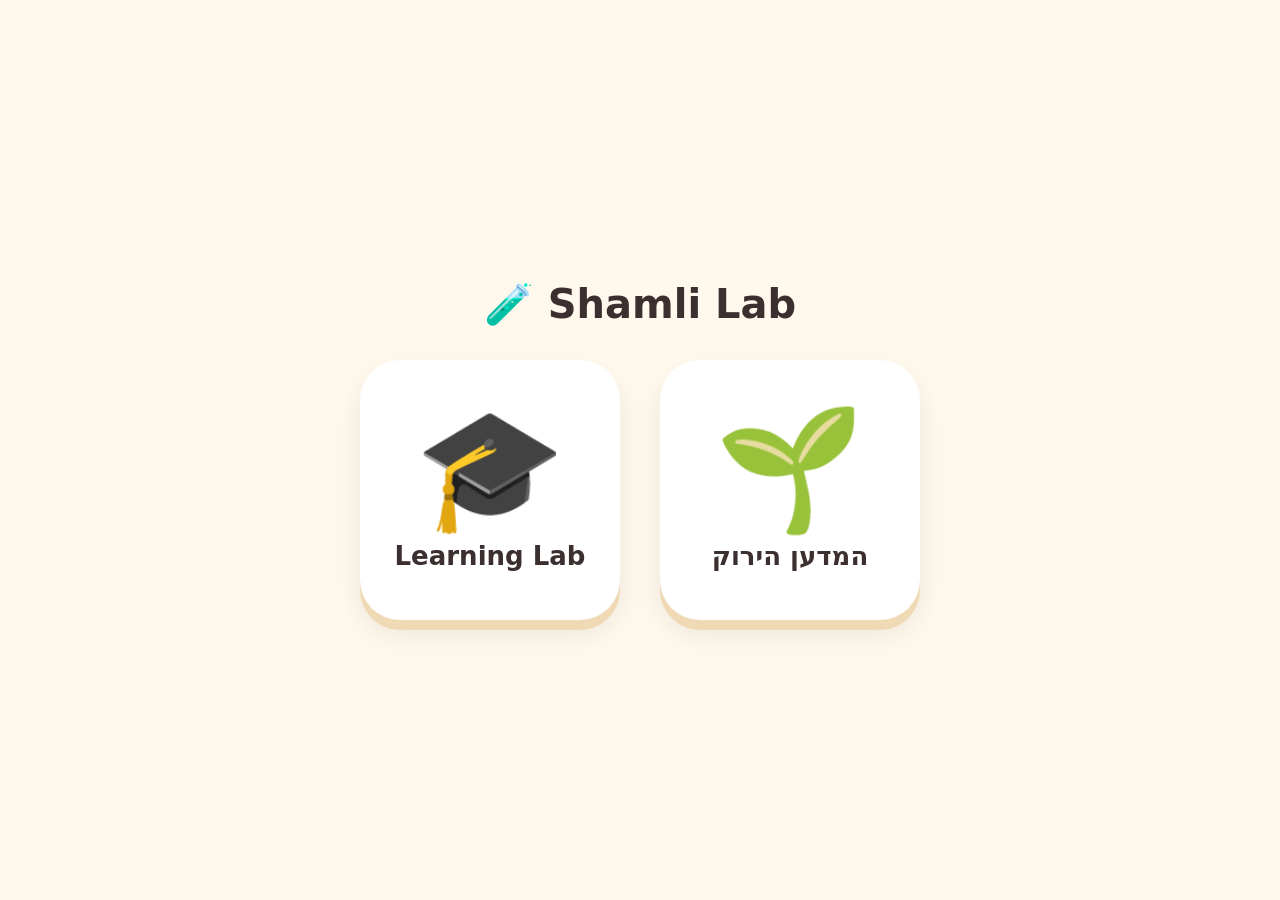
<file: index.html>
<!DOCTYPE html>
<html lang="en">
<head>
  <meta charset="utf-8">
  <meta name="viewport" content="width=device-width, initial-scale=1, viewport-fit=cover">
  <link rel="icon" href="data:,">
  <title>Shamli Lab</title>
  <style>
    :root { --bg: #fff8ec; --ink: #3b2f2f; --card: #ffffff; }
    * { box-sizing: border-box; }
    body {
      margin: 0; min-height: 100vh; background: var(--bg); color: var(--ink);
      font-family: -apple-system, "SF Pro Rounded", system-ui, sans-serif;
      display: flex; flex-direction: column; align-items: center; justify-content: center;
      padding: 32px; gap: 32px; -webkit-tap-highlight-color: transparent;
    }
    h1 { margin: 0; font-size: 40px; }
    .grid { display: flex; flex-wrap: wrap; gap: 40px; justify-content: center; }
    a.card {
      width: 260px; height: 260px; border-radius: 40px; background: var(--card);
      box-shadow: 0 10px 0 #f0d9b5, 0 14px 30px rgba(0,0,0,.08);
      display: flex; flex-direction: column; align-items: center; justify-content: center;
      text-decoration: none; color: var(--ink); font-size: 26px; font-weight: 700; gap: 12px;
      transition: transform .1s;
    }
    a.card:active { transform: translateY(6px); box-shadow: 0 4px 0 #f0d9b5; }
    a.card .pic { font-size: 120px; line-height: 1; }
  </style>
</head>
<body>
  <h1>🧪 Shamli Lab</h1>
  <div class="grid">
    <a class="card" href="learning-lab/" aria-label="Learning Lab">
      <span class="pic">🎓</span>
      <span>Learning Lab</span>
    </a>
    <a class="card" href="green-scientist/" aria-label="Green Scientist">
      <span class="pic">🌱</span>
      <span>המדען הירוק</span>
    </a>
  </div>
</body>
</html>
</file>
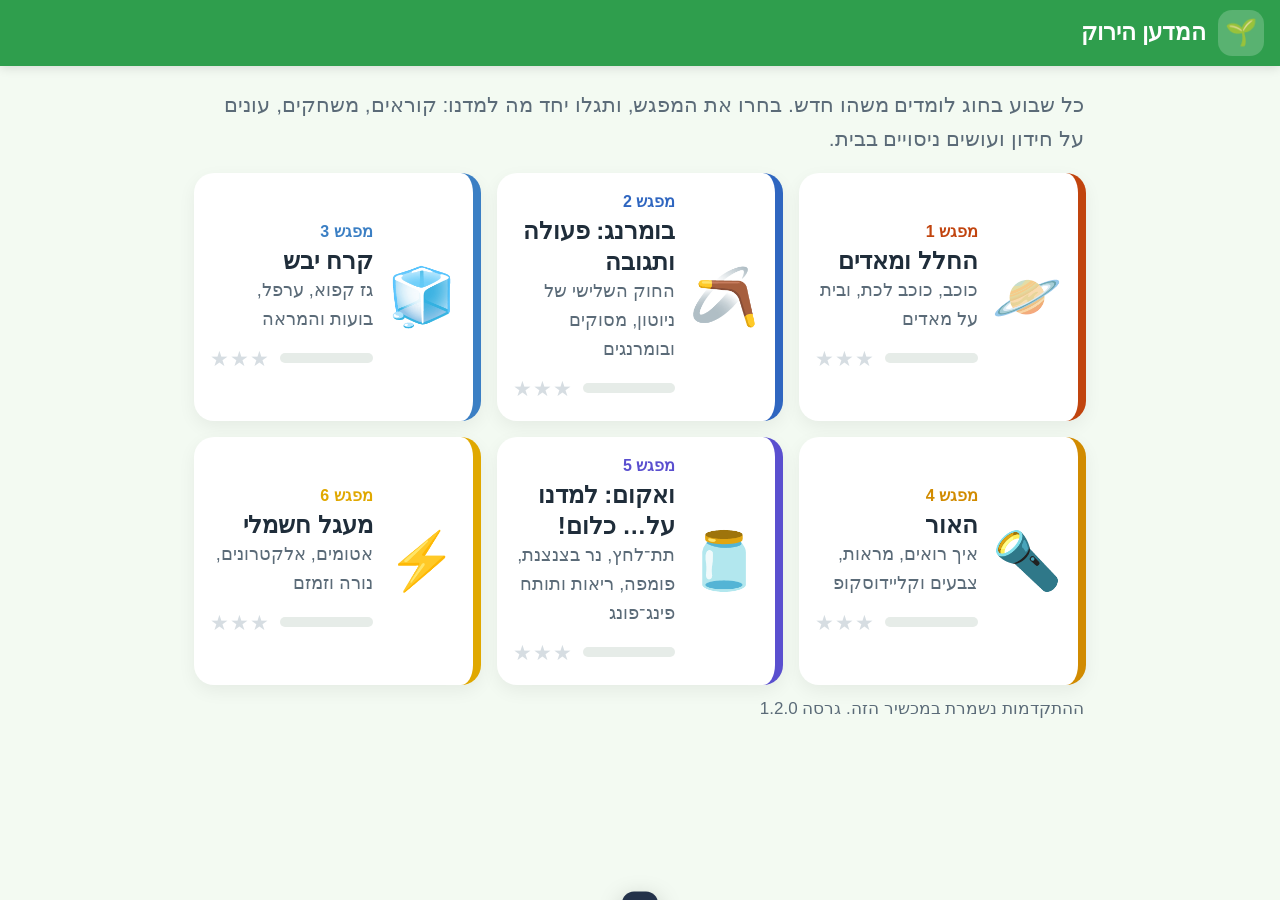
<file: green-scientist/index.html>
<!DOCTYPE html>
<html lang="he" dir="rtl">
<head>
  <meta charset="utf-8">
  <meta name="viewport" content="width=device-width, initial-scale=1, viewport-fit=cover">
  <title>המדען הירוק</title>
  <meta name="theme-color" content="#2f9e4d">
  <meta name="apple-mobile-web-app-capable" content="yes">
  <meta name="mobile-web-app-capable" content="yes">
  <meta name="apple-mobile-web-app-status-bar-style" content="default">
  <meta name="apple-mobile-web-app-title" content="המדען הירוק">
  <link rel="manifest" href="manifest.webmanifest">
  <link rel="apple-touch-icon" href="icons/apple-touch-icon.png">
  <link rel="icon" href="icons/icon-192.png">
  <link rel="stylesheet" href="style.css">
</head>
<body>
  <div id="app"></div>
  <div id="toast" class="toast" role="status" aria-live="polite"></div>
  <div id="fx" class="fx" aria-hidden="true"></div>

  <script src="engine.js"></script>
  <script src="sims.js"></script>
  <script src="sims-2.js"></script>
  <script src="sims-3.js"></script>
  <!-- One file per class. To add a class: add modules/NN-name.js here and in sw.js. -->
  <script src="modules/01-space-mars.js"></script>
  <script src="modules/02-newton-boomerang.js"></script>
  <script src="modules/03-dry-ice.js"></script>
  <script src="modules/04-light.js"></script>
  <script src="modules/05-vacuum.js"></script>
  <script src="modules/06-circuit.js"></script>
</body>
</html>
</file>
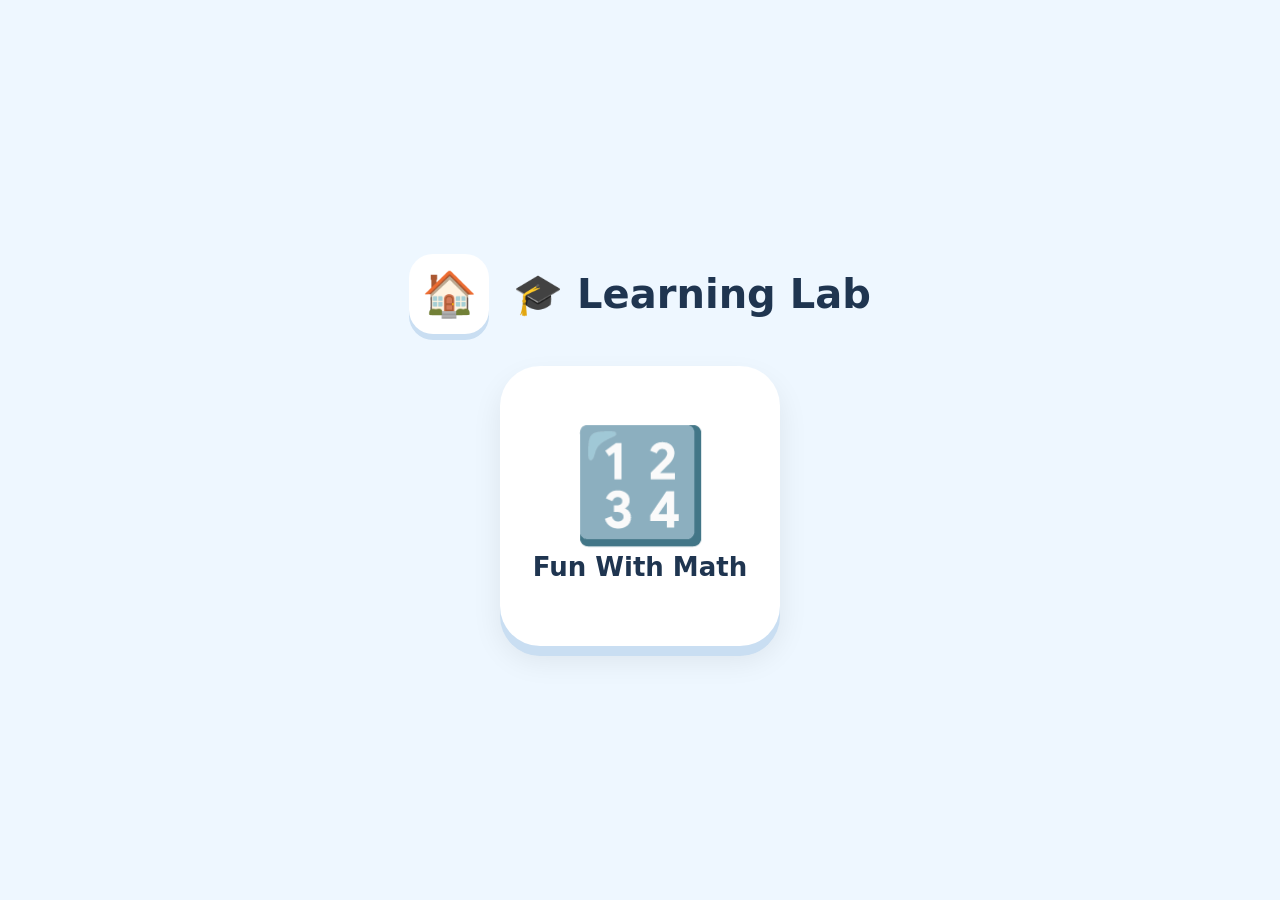
<file: learning-lab/index.html>
<!DOCTYPE html>
<html lang="en">
<head>
  <meta charset="utf-8">
  <meta name="viewport" content="width=device-width, initial-scale=1, viewport-fit=cover">
  <link rel="icon" href="data:,">
  <title>Learning Lab</title>
  <style>
    :root { --bg: #eef7ff; --ink: #1f3550; --card: #ffffff; }
    * { box-sizing: border-box; }
    body {
      margin: 0; min-height: 100vh; background: var(--bg); color: var(--ink);
      font-family: -apple-system, "SF Pro Rounded", system-ui, sans-serif;
      display: flex; flex-direction: column; align-items: center; justify-content: center;
      padding: 32px; gap: 32px; -webkit-tap-highlight-color: transparent;
    }
    header { display: flex; align-items: center; gap: 24px; }
    h1 { margin: 0; font-size: 40px; }
    a.back {
      width: 80px; height: 80px; border-radius: 24px; background: var(--card);
      display: flex; align-items: center; justify-content: center; font-size: 44px;
      text-decoration: none; box-shadow: 0 6px 0 #c9def2;
    }
    .grid { display: flex; flex-wrap: wrap; gap: 40px; justify-content: center; }
    a.card {
      width: 280px; height: 280px; border-radius: 40px; background: var(--card);
      box-shadow: 0 10px 0 #c9def2, 0 14px 30px rgba(0,0,0,.08);
      display: flex; flex-direction: column; align-items: center; justify-content: center;
      text-decoration: none; color: var(--ink); font-size: 26px; font-weight: 700; gap: 12px;
      transition: transform .1s;
    }
    a.card:active { transform: translateY(6px); box-shadow: 0 4px 0 #c9def2; }
    a.card .pic { font-size: 110px; line-height: 1; }
  </style>
</head>
<body>
  <header>
    <a class="back" href="../" aria-label="Home">🏠</a>
    <h1>🎓 Learning Lab</h1>
  </header>
  <div class="grid">
    <a class="card" href="fun-with-math/" aria-label="Fun With Math">
      <span class="pic">🔢</span>
      <span>Fun With Math</span>
    </a>
  </div>
</body>
</html>
</file>
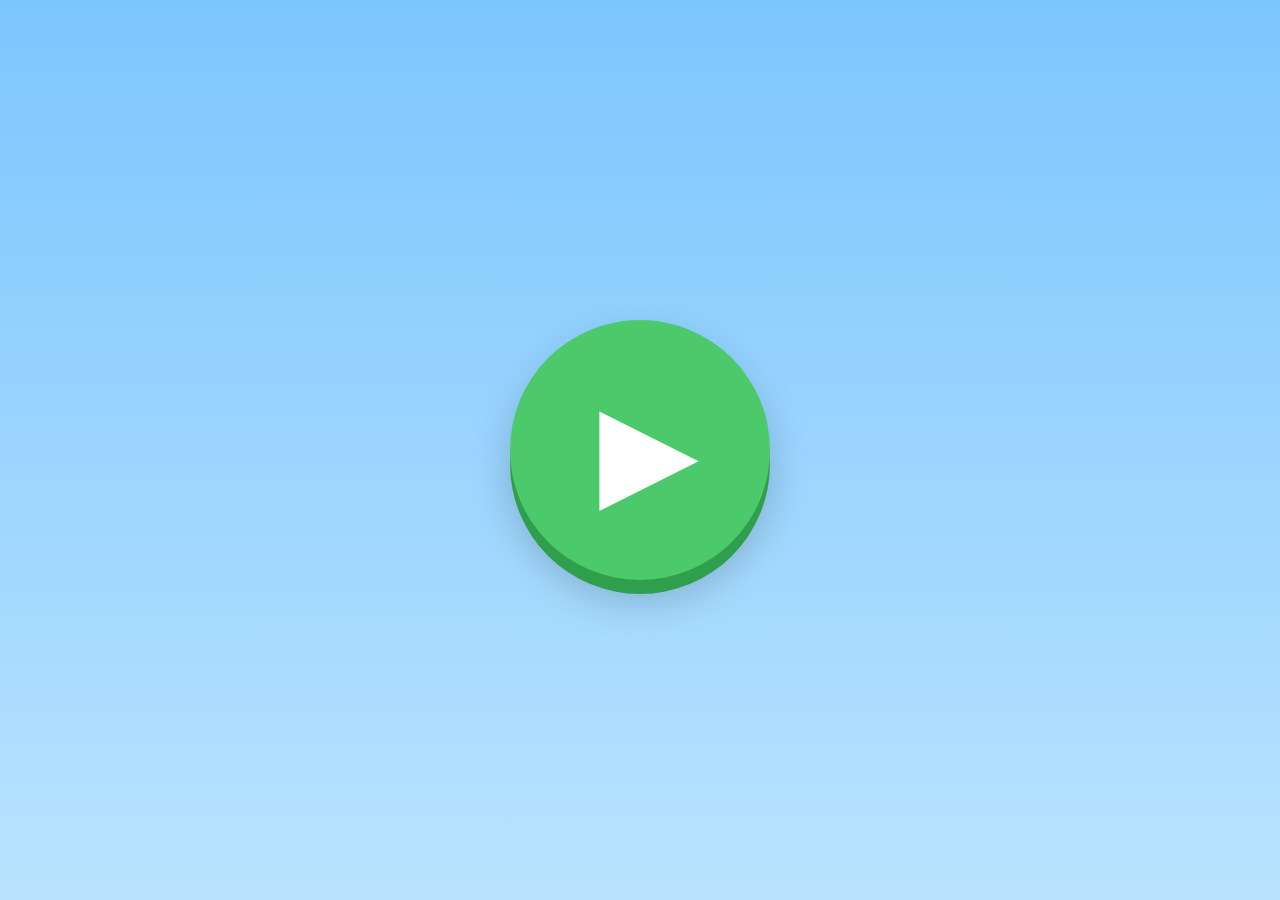
<file: learning-lab/fun-with-math/index.html>
<!DOCTYPE html>
<html lang="en">
<head>
  <meta charset="utf-8">
  <meta name="viewport" content="width=device-width, initial-scale=1, maximum-scale=1, user-scalable=no, viewport-fit=cover">
  <title>Fun With Math</title>
  <meta name="theme-color" content="#7cc6fe">
  <meta name="apple-mobile-web-app-capable" content="yes">
  <meta name="mobile-web-app-capable" content="yes">
  <meta name="apple-mobile-web-app-status-bar-style" content="black-translucent">
  <meta name="apple-mobile-web-app-title" content="Fun Math">
  <link rel="manifest" href="manifest.webmanifest">
  <link rel="apple-touch-icon" href="icons/apple-touch-icon.png">
  <link rel="icon" href="icons/icon-192.png">
  <link rel="stylesheet" href="style.css">
</head>
<body>
  <!-- 1. Start: one big play button (unlocks sound on iPad) -->
  <section id="screen-start" class="screen active">
    <button id="btn-start" class="big-play" aria-label="Play">▶</button>
  </section>

  <!-- 2. Who is playing? -->
  <section id="screen-profiles" class="screen">
    <div id="profile-grid" class="profile-grid"></div>
    <button id="btn-parent" class="corner-btn" aria-label="Grown-ups">⚙️</button>
  </section>

  <!-- 3. The game -->
  <section id="screen-game" class="screen">
    <div class="topbar">
      <button id="btn-home" class="round-btn" aria-label="Home">🏠</button>
      <div id="who" class="who"></div>
      <div id="progress" class="progress"></div>
      <button id="btn-say" class="round-btn speaker" aria-label="Say it again">🔊</button>
      <div id="jar" class="jar" aria-label="Coins"><span class="coin"></span><span id="jar-count">0</span></div>
    </div>
    <div id="question" class="question"></div>
    <div id="answers" class="answers"></div>
  </section>

  <!-- 4. End of round -->
  <section id="screen-done" class="screen">
    <div class="done-box">
      <div class="trophy">🏆</div>
      <div id="done-coins" class="done-coins"></div>
      <div id="done-prizes" class="prizes"></div>
      <div class="done-buttons">
        <button id="btn-again" class="big-btn green" aria-label="Play again">▶</button>
        <button id="btn-done-home" class="big-btn blue" aria-label="Home">🏠</button>
      </div>
    </div>
  </section>

  <!-- 5. Grown-up gate -->
  <section id="screen-gate" class="screen adult">
    <div class="gate-box">
      <p class="gate-title">Grown-ups only</p>
      <p id="gate-q" class="gate-q"></p>
      <div id="gate-display" class="gate-display"></div>
      <div id="gate-pad" class="gate-pad"></div>
      <button id="btn-gate-cancel" class="text-btn">Cancel</button>
    </div>
  </section>

  <!-- 6. Parent screen -->
  <section id="screen-parent" class="screen adult scroll">
    <div class="parent-wrap">
      <header class="parent-head">
        <h1>Parent screen</h1>
        <button id="btn-parent-close" class="text-btn primary">Done</button>
      </header>
      <h2>Players</h2>
      <div id="parent-profiles"></div>
      <button id="btn-add-profile" class="text-btn">+ Add a player</button>

      <h2>Rewards</h2>
      <p class="hint">Set a price in coins. Kids see the prizes as pictures after each round. Tap a prize's picture to change it (pick an emoji or a photo). Tap a player's "Spend" button to buy one.</p>
      <div id="parent-rewards"></div>
      <div class="reward-add">
        <button id="new-reward-icon" class="icon-btn" aria-label="Choose a picture"><span class="ricon icon-btn-pic">🎁</span></button>
        <input id="new-reward-name" maxlength="30" placeholder="Reward name" aria-label="Reward name">
        <input id="new-reward-price" type="number" inputmode="numeric" min="1" max="999" placeholder="Coins" aria-label="Price">
        <button id="btn-add-reward" class="text-btn">Add</button>
      </div>

      <h2>Voice</h2>
      <div class="voice-row">
        <select id="voice-select" aria-label="Voice"></select>
        <button id="btn-voice-test" class="text-btn">Test</button>
      </div>
      <p id="voice-missing" class="hint warn hidden">No Hebrew voice found on this device. The questions won't be read out until one is installed.</p>
      <p class="hint">The game speaks Hebrew. For a nicer voice: Settings → Accessibility → Spoken Content → Voices → Hebrew → Carmit, and download "Carmit (Enhanced)". Then close and reopen the game.</p>

      <h2>Recent coins</h2>
      <div id="parent-log" class="log"></div>
      <p class="hint version">Version <span id="app-version"></span></p>
    </div>
  </section>

  <!-- 7. Add / edit a player -->
  <section id="screen-profile-edit" class="screen adult scroll">
    <div class="parent-wrap">
      <header class="parent-head">
        <h1 id="edit-title">New player</h1>
        <button id="btn-edit-cancel" class="text-btn">Cancel</button>
      </header>
      <label class="field">Name
        <input id="edit-name" maxlength="20" autocomplete="off" autocapitalize="words">
      </label>
      <p class="field-label">Picture</p>
      <div id="edit-avatars" class="avatar-pick"></div>
      <p class="field-label">Level</p>
      <div class="level-pick">
        <button data-level="little" class="level-btn">🔵 Little<br><small>About age 4: counting, more, matching</small></button>
        <button data-level="big" class="level-btn">🟣 Big<br><small>About age 6: adding and taking away</small></button>
      </div>
      <button id="btn-edit-save" class="text-btn primary wide">Save</button>
    </div>
  </section>

  <!-- Pick a reward picture -->
  <div id="icon-sheet" class="sheet hidden">
    <div class="sheet-box">
      <div class="parent-head">
        <h2>Choose a picture</h2>
        <button id="icon-cancel" class="text-btn">Cancel</button>
      </div>
      <div class="icon-own-row">
        <button id="icon-photo-btn" class="text-btn primary">📷 Choose a photo</button>
        <input id="icon-photo" type="file" accept="image/*" class="hidden">
        <span class="hint">A real photo of the prize is easy for kids to recognize.</span>
      </div>
      <div class="icon-own-row">
        <input id="icon-own" maxlength="16" placeholder="Or type any emoji" aria-label="Your own emoji">
        <button id="icon-own-use" class="text-btn">Use</button>
      </div>
      <div id="icon-grid" class="icon-grid"></div>
    </div>
  </div>

  <!-- Spend sheet -->
  <div id="spend-sheet" class="sheet hidden">
    <div class="sheet-box">
      <h2 id="spend-title"></h2>
      <div id="spend-list"></div>
      <button id="btn-spend-close" class="text-btn">Close</button>
    </div>
  </div>

  <!-- Turn the iPad sideways -->
  <div id="rotate" class="rotate" aria-hidden="true"><div class="rotate-ipad">📱</div><div class="rotate-arrow">↻</div></div>

  <div id="fx" class="fx"></div>

  <script src="logic.js"></script>
  <script src="app.js"></script>
</body>
</html>
</file>
<file: green-scientist/style.css>
/* Green Scientist — Hebrew, right-to-left. Fits phones (portrait/landscape) and iPad mini. */
:root {
  --accent: #2f9e4d;
  --bg: #f3faf2;
  --ink: #1f2d3a;
  --muted: #5b6b78;
  --card: #ffffff;
  --line: #dfe8e3;
  --good: #2f9e4d;
  --bad: #d6453d;
  --gold: #ffcb2e;
  --radius: 20px;
  --safe-t: env(safe-area-inset-top, 0px);
  --safe-b: env(safe-area-inset-bottom, 0px);
}
* { box-sizing: border-box; -webkit-tap-highlight-color: transparent; }
html { -webkit-text-size-adjust: 100%; }
body {
  margin: 0; background: var(--bg); color: var(--ink);
  font-family: -apple-system, "SF Pro Rounded", "Segoe UI", Arial, sans-serif;
  font-size: 18px; line-height: 1.6;
}
@media (min-width: 700px) { body { font-size: 20px; } }
button { font: inherit; color: inherit; cursor: pointer; touch-action: manipulation; }
a { color: inherit; }
.hidden { display: none !important; }

/* ---------- Top bar ---------- */
.top {
  position: sticky; top: 0; z-index: 20;
  display: flex; align-items: center; gap: 12px;
  padding: calc(10px + var(--safe-t)) 16px 10px;
  background: var(--accent); color: #fff;
  box-shadow: 0 2px 10px rgba(0,0,0,.12);
}
.top h1 { margin: 0; font-size: 1.15em; line-height: 1.3; overflow: hidden; text-overflow: ellipsis; white-space: nowrap; }
.top .back, .top .logo {
  flex: none; width: 46px; height: 46px; border-radius: 14px; display: flex; align-items: center; justify-content: center;
  background: rgba(255,255,255,.2); font-size: 26px; text-decoration: none; color: #fff;
}
.content { max-width: 920px; margin: 0 auto; padding: 18px 14px calc(40px + var(--safe-b)); }
.lead { font-size: 1.05em; color: var(--muted); margin: 4px 2px 18px; }
.hint { color: var(--muted); font-size: .85em; margin: 10px 2px; }

/* ---------- Buttons ---------- */
.btn {
  display: inline-flex; align-items: center; justify-content: center; gap: 6px;
  min-height: 48px; padding: 10px 18px; border-radius: 14px; border: 0;
  background: #e8efe9; font-weight: 700; text-decoration: none; text-align: center;
}
.btn.primary { background: var(--accent); color: #fff; }
.btn.ghost { background: #fff; box-shadow: inset 0 0 0 2px var(--line); }
.btn.done { background: #e1f6e5; color: var(--good); box-shadow: inset 0 0 0 2px #9fdcab; }
.btn.small { min-height: 38px; padding: 6px 12px; font-size: .9em; }
.btn.big { min-height: 58px; font-size: 1.15em; padding: 12px 28px; }
.btn:disabled { opacity: .4; }
.btn:active { transform: translateY(1px); opacity: .85; }

/* ---------- Home: modules ---------- */
.module-grid { display: grid; grid-template-columns: repeat(auto-fill, minmax(280px, 1fr)); gap: 16px; }
.module-card {
  display: flex; gap: 14px; align-items: center; padding: 16px; border-radius: var(--radius);
  background: var(--card); text-decoration: none; border-inline-start: 8px solid var(--c);
  box-shadow: 0 6px 18px rgba(0,0,0,.06);
}
.module-card:active { transform: scale(.99); }
.mc-emoji { font-size: 56px; line-height: 1; flex: none; }
.mc-body { flex: 1; min-width: 0; }
.mc-week { font-size: .8em; color: var(--c); font-weight: 800; }
.mc-title { font-size: 1.2em; font-weight: 800; line-height: 1.3; }
.mc-sub { color: var(--muted); font-size: .9em; }
.mc-progress { display: flex; align-items: center; gap: 10px; margin-top: 8px; }
.bar { flex: 1; height: 10px; border-radius: 5px; background: #e6ece8; overflow: hidden; }
.bar > span { display: block; height: 100%; background: var(--c, var(--accent)); border-radius: 5px; }
.stars { letter-spacing: 1px; color: #d6dde2; font-size: 1.05em; white-space: nowrap; }
.stars .on { color: var(--gold); }

/* ---------- Module page ---------- */
.hero { background: var(--card); border-radius: var(--radius); padding: 16px 18px; margin-bottom: 16px; box-shadow: 0 6px 18px rgba(0,0,0,.05); }
.hero-week { font-weight: 800; color: var(--accent); }
.hero-summary { margin: 6px 0 10px; }
.chips { display: flex; flex-wrap: wrap; gap: 8px; }
.chip { background: #eef5f0; border-radius: 999px; padding: 2px 12px; font-size: .85em; font-weight: 600; }
.term { color: var(--accent); }
.section-grid, .tile-grid { display: grid; grid-template-columns: repeat(auto-fill, minmax(200px, 1fr)); gap: 14px; }
@media (max-width: 460px) { .section-grid, .tile-grid { grid-template-columns: 1fr 1fr; gap: 10px; } }
.section-card, .tile {
  position: relative; display: flex; flex-direction: column; align-items: center; text-align: center; gap: 4px;
  padding: 18px 10px; border-radius: var(--radius); background: var(--card); text-decoration: none;
  box-shadow: 0 6px 18px rgba(0,0,0,.06); min-height: 150px; justify-content: center;
}
.section-card:active, .tile:active { transform: scale(.98); }
.section-card.done, .tile.done { box-shadow: inset 0 0 0 3px #9fdcab, 0 6px 18px rgba(0,0,0,.06); }
.sc-icon, .tile-emoji { font-size: 46px; line-height: 1.1; }
.sc-title, .tile-title { font-weight: 800; font-size: 1.05em; line-height: 1.3; }
.sc-sub, .tile-sub { color: var(--muted); font-size: .8em; }
.sc-check { position: absolute; top: 8px; inset-inline-end: 10px; color: var(--good); font-weight: 900; font-size: 1.2em; }

/* ---------- Cards ---------- */
.card { background: var(--card); border-radius: var(--radius); padding: 18px 20px; margin-bottom: 16px; box-shadow: 0 6px 18px rgba(0,0,0,.06); }
.card h2 { margin: 6px 0 8px; font-size: 1.35em; line-height: 1.3; }
.card p { margin: 8px 0; }
.card ul, .card ol { margin: 8px 0; padding-inline-start: 22px; }
.card li { margin: 6px 0; }
.pic { display: flex; justify-content: center; margin: 2px 0 8px; }
.pic.emoji { font-size: 84px; line-height: 1.1; }
.pic.emoji.small { font-size: 60px; }
.pic.art .art-svg { width: 100%; max-width: 440px; height: auto; display: block; }
.pic.art.small .art-svg { max-width: 280px; }
.pic.photo { flex-direction: column; align-items: center; margin: 0 0 10px; }
.pic.photo img { width: 100%; max-width: 560px; max-height: 340px; object-fit: cover; border-radius: 16px; background: #222; }
.pic.photo figcaption { font-size: .8em; color: var(--muted); margin-top: 6px; text-align: center; }
.credit { opacity: .8; }
.photo-fallback { font-size: 84px; line-height: 1.2; }
.facts { display: grid; grid-template-columns: max-content 1fr; gap: 6px 14px; margin: 8px 0; }
.facts dt { font-weight: 800; color: var(--accent); }
.facts dd { margin: 0; }
@media (max-width: 460px) { .facts { grid-template-columns: 1fr; gap: 0; } .facts dd { margin-bottom: 8px; } }
.ask { background: #f4f9ff; border-radius: 14px; padding: 12px 14px; margin-top: 12px; }
.ask-q { font-weight: 700; margin-bottom: 6px; }
.ask-answer { background: #e9f8ec; border-radius: 10px; padding: 8px 12px; margin-top: 6px; }
.link a { color: var(--accent); font-weight: 700; }

.pager { min-height: 200px; }
.pager-nav { display: flex; align-items: center; justify-content: space-between; gap: 10px; position: sticky; bottom: 0; padding: 10px 0 calc(6px + var(--safe-b)); background: linear-gradient(transparent, var(--bg) 30%); }
.dots { display: flex; flex-wrap: wrap; justify-content: center; gap: 6px; flex: 1; }
.dot { width: 12px; height: 12px; border-radius: 50%; border: 0; padding: 0; background: #cfd9d3; }
.dot.on { background: var(--accent); transform: scale(1.3); }

/* ---------- Games ---------- */
.game-head { display: flex; align-items: center; gap: 12px; }
.game-head h2 { margin: 0; font-size: 1.35em; }
.gh-emoji { font-size: 48px; }
.game-box { background: var(--card); border-radius: var(--radius); padding: 14px; box-shadow: 0 6px 18px rgba(0,0,0,.06); }
.how { color: var(--muted); margin: 0 0 10px; }
.after { background: #fff8e1; border-radius: var(--radius); padding: 14px 18px; margin-top: 16px; }
.after h3 { margin: 0 0 4px; }

.pool { display: flex; flex-wrap: wrap; gap: 10px; justify-content: center; min-height: 56px; margin-bottom: 14px; }
.chip-item {
  display: inline-flex; align-items: center; gap: 8px; min-height: 52px; padding: 8px 16px; border-radius: 16px;
  border: 0; background: #f1f5f3; font-weight: 700; box-shadow: 0 3px 0 #d5ddd8;
}
.chip-item.sel { background: var(--accent); color: #fff; box-shadow: 0 3px 0 rgba(0,0,0,.2); transform: translateY(-2px); }
.ci-e { font-size: 1.5em; line-height: 1; }
.bins { display: grid; grid-template-columns: repeat(var(--n), 1fr); gap: 10px; }
@media (max-width: 520px) { .bins { grid-template-columns: 1fr; } }
.bin {
  display: flex; flex-direction: column; align-items: stretch; gap: 8px; min-height: 140px; padding: 12px;
  border-radius: 18px; border: 3px dashed #b8cfc1; background: #f7fbf8; text-align: center;
}
.bin-label { font-weight: 800; font-size: 1.1em; }
.bin-items { display: flex; flex-wrap: wrap; gap: 6px; justify-content: center; }
.in-bin { background: #e1f6e5; border-radius: 10px; padding: 2px 10px; font-size: .9em; }
.slots { list-style: none; padding: 0; margin: 0; display: grid; grid-template-columns: repeat(auto-fill, minmax(150px, 1fr)); gap: 8px; }
.slot { display: flex; align-items: center; gap: 8px; min-height: 52px; padding: 6px 12px; border-radius: 14px; border: 2px dashed #c9d6cf; }
.slot.filled { border-style: solid; border-color: #9fdcab; background: #effaf1; font-weight: 700; }
.slot-n { width: 28px; height: 28px; border-radius: 50%; background: #e3ebe6; display: flex; align-items: center; justify-content: center; font-weight: 800; flex: none; }
.match { display: grid; grid-template-columns: 1fr 1fr; gap: 12px; }
.match-col { display: flex; flex-direction: column; gap: 10px; }
.match-item { min-height: 64px; padding: 10px 12px; border-radius: 14px; border: 0; background: #f1f5f3; text-align: start; font-weight: 600; box-shadow: 0 3px 0 #d5ddd8; }
.match-item.sel { background: var(--accent); color: #fff; }
.match-item.ok { box-shadow: none; opacity: .95; }
.match-item.c0 { background: #dff3ff; } .match-item.c1 { background: #ffe9d6; } .match-item.c2 { background: #e8e1ff; }
.match-item.c3 { background: #dcf7e3; } .match-item.c4 { background: #fff3c4; } .match-item.c5 { background: #ffdfe6; }
.shake { animation: shake .4s; }
@keyframes shake { 20%, 60% { transform: translateX(-8px); } 40%, 80% { transform: translateX(8px); } }

/* Simulations */
.sim-svg { width: 100%; height: auto; display: block; border-radius: 18px; max-height: 62vh; }
.sim-svg.square { max-width: 560px; margin: 0 auto; }
.sim-svg .tap { cursor: pointer; }
.sim-msg { background: #f4f9ff; border-radius: 14px; padding: 10px 14px; margin: 12px 0; min-height: 48px; }
.sim-msg.good { background: #e9f8ec; }
.sim-msg.bad { background: #fdecea; }
.sim-controls { display: flex; flex-wrap: wrap; gap: 10px; align-items: center; justify-content: center; }
.seg { display: inline-flex; flex-wrap: wrap; gap: 6px; background: #eef3f0; padding: 4px; border-radius: 14px; }
.seg-btn { border: 0; min-height: 44px; padding: 6px 12px; border-radius: 10px; background: transparent; font-weight: 700; }
.seg-btn.on { background: var(--accent); color: #fff; }
.choice-row { display: flex; flex-wrap: wrap; align-items: center; gap: 8px; width: 100%; justify-content: center; }
.stepper { display: inline-flex; align-items: center; gap: 8px; background: #f4f7f5; padding: 6px 10px; border-radius: 14px; }
.stepper .btn { min-height: 40px; min-width: 44px; padding: 4px 10px; }
.num { font-weight: 800; min-width: 70px; text-align: center; }
.jump-table { display: grid; grid-template-columns: repeat(3, 1fr); gap: 8px; text-align: center; }

/* ---------- Quiz ---------- */
.quiz-top { display: flex; justify-content: space-between; font-weight: 700; color: var(--muted); margin-bottom: 6px; }
.quiz-bar { height: 10px; border-radius: 5px; background: #e3ebe6; overflow: hidden; margin-bottom: 14px; }
.quiz-bar span { display: block; height: 100%; background: var(--accent); }
.quiz-card h2 { text-align: center; }
.options { display: grid; grid-template-columns: repeat(auto-fit, minmax(180px, 1fr)); gap: 10px; margin-top: 10px; }
.options.long { grid-template-columns: 1fr; }
.option { min-height: 60px; padding: 10px 14px; border-radius: 16px; border: 0; background: #f1f5f3; font-weight: 700; box-shadow: 0 3px 0 #d5ddd8; }
.option.right { background: #dff5e4; box-shadow: 0 0 0 3px var(--good); }
.option.wrong { background: #fde3e1; opacity: .6; animation: shake .4s; }
.why { background: #fff8e1; border-radius: 14px; padding: 10px 14px; margin-top: 12px; }
.quiz-next { display: flex; justify-content: flex-end; margin-top: 12px; }
.result { text-align: center; }
.result-emoji { font-size: 90px; line-height: 1.1; }
.big-stars .stars { font-size: 2.2em; }
.missed { text-align: start; background: #f8faf9; border-radius: 14px; padding: 8px 14px; margin: 12px 0; }
.row-btns { display: flex; flex-wrap: wrap; justify-content: center; gap: 10px; margin-top: 10px; }

/* ---------- Home experiments ---------- */
.activity { background: var(--card); border-radius: var(--radius); margin-bottom: 14px; box-shadow: 0 6px 18px rgba(0,0,0,.06); overflow: hidden; }
.activity.done { box-shadow: inset 0 0 0 3px #9fdcab, 0 6px 18px rgba(0,0,0,.06); }
.act-head { width: 100%; display: flex; align-items: center; gap: 12px; padding: 14px 16px; border: 0; background: none; text-align: start; }
.act-emoji { font-size: 40px; flex: none; }
.act-title { flex: 1; font-weight: 800; font-size: 1.1em; line-height: 1.3; display: flex; flex-direction: column; }
.act-title small { color: var(--muted); font-weight: 600; font-size: .75em; }
.act-arrow { font-size: 1.4em; transition: transform .2s; }
.act-head.open .act-arrow { transform: rotate(180deg); }
.act-body { padding: 0 18px 6px; }
.act-body h3 { font-size: 1em; margin: 14px 0 4px; }
.act-foot { padding: 6px 16px 14px; display: flex; justify-content: flex-end; }
.goal { font-weight: 700; }
.safety { background: #fff1e6; border-radius: 12px; padding: 8px 12px; }
.steps li { margin-bottom: 8px; }

/* ---------- Feedback ---------- */
.toast {
  position: fixed; left: 50%; bottom: calc(18px + var(--safe-b)); transform: translate(-50%, 140%);
  max-width: min(92vw, 640px); padding: 12px 18px; border-radius: 16px; background: #23324a; color: #fff;
  font-weight: 700; z-index: 60; transition: transform .25s; text-align: center; box-shadow: 0 8px 24px rgba(0,0,0,.25);
}
.toast.show { transform: translate(-50%, 0); }
.toast.good { background: var(--good); }
.toast.bad { background: #c2410c; }
.fx { position: fixed; inset: 0; pointer-events: none; z-index: 70; }
.confetti { position: fixed; top: -20px; width: 12px; height: 18px; border-radius: 3px; animation: fall linear forwards; }
@keyframes fall { to { transform: translateY(110vh) rotate(720deg); } }
@media (orientation: landscape) and (min-width: 700px) { .sim-svg { max-height: 50vh; } }
@media (orientation: landscape) and (max-height: 500px) { .sim-svg { max-height: 70vh; } }

/* v1.1: dry ice and light */
.sim-sub { margin: 22px 0 8px; font-size: 1.1em; }
canvas.kaleido { display: block; width: 100%; max-width: 520px; height: auto; margin: 0 auto; border-radius: 50%; touch-action: none; }
@media (orientation: landscape) and (min-width: 700px) { canvas.kaleido { max-width: 50vh; } }

/* v1.2: vacuum and electricity */
.cond-lists { display: grid; grid-template-columns: 1fr 1fr; gap: 10px; margin-top: 12px; }
.cond-lists > div { background: #f7fbf8; border-radius: 14px; padding: 10px; min-height: 80px; }
.cond-yes, .cond-no { display: flex; flex-wrap: wrap; gap: 6px; margin-top: 6px; }
@media (max-width: 460px) { .cond-lists { grid-template-columns: 1fr; } }
</file>
<file: learning-lab/fun-with-math/style.css>
/* Fun With Math — iPad mini, landscape */
:root {
  --sky: #7cc6fe;
  --sky2: #b9e3ff;
  --ink: #23324a;
  --card: #ffffff;
  --shadow: #5aa9e0;
  --green: #4cc96b;
  --green-d: #2f9e4d;
  --blue: #4a8df0;
  --blue-d: #2f66c0;
  --red: #ff6b6b;
  --gold: #ffcb2e;
  --gold-d: #e0a200;
  --dot: #ff7a45;
  --dot2: #7b61ff;
  --safe-t: env(safe-area-inset-top, 0px);
  --safe-b: env(safe-area-inset-bottom, 0px);
  --safe-l: env(safe-area-inset-left, 0px);
  --safe-r: env(safe-area-inset-right, 0px);
}

* { box-sizing: border-box; -webkit-user-select: none; user-select: none; -webkit-touch-callout: none; }
html, body { height: 100%; margin: 0; overflow: hidden; overscroll-behavior: none; }
body {
  background: linear-gradient(180deg, var(--sky) 0%, var(--sky2) 100%);
  color: var(--ink);
  font-family: -apple-system, "SF Pro Rounded", ui-rounded, system-ui, sans-serif;
  -webkit-tap-highlight-color: transparent;
  touch-action: manipulation;
}
button { font: inherit; color: inherit; border: 0; background: none; cursor: pointer; touch-action: manipulation; }
input, select { -webkit-user-select: text; user-select: text; font: inherit; }

.screen {
  position: fixed; inset: 0;
  padding: calc(16px + var(--safe-t)) calc(24px + var(--safe-r)) calc(16px + var(--safe-b)) calc(24px + var(--safe-l));
  display: none; flex-direction: column; align-items: center; justify-content: center;
}
.screen.active { display: flex; }
.screen.scroll { overflow-y: auto; -webkit-overflow-scrolling: touch; justify-content: flex-start; }

/* ---------- Start ---------- */
.big-play {
  width: 260px; height: 260px; border-radius: 50%;
  background: var(--green); color: #fff; font-size: 130px; padding-left: 24px;
  box-shadow: 0 14px 0 var(--green-d), 0 20px 40px rgba(0,0,0,.2);
  animation: pulse 1.6s ease-in-out infinite;
}
.big-play:active { transform: translateY(10px); box-shadow: 0 4px 0 var(--green-d); }
@keyframes pulse { 0%,100% { scale: 1; } 50% { scale: 1.07; } }

/* ---------- Profiles ---------- */
.profile-grid {
  display: flex; flex-wrap: wrap; justify-content: center; align-content: center;
  gap: 48px; max-width: 1000px;
}
.profile-card {
  width: 230px; height: 250px; border-radius: 44px; background: var(--card);
  box-shadow: 0 12px 0 var(--shadow), 0 16px 30px rgba(0,0,0,.12);
  display: flex; flex-direction: column; align-items: center; justify-content: center; gap: 6px;
  transition: transform .1s;
}
.profile-card:active { transform: translateY(8px); box-shadow: 0 4px 0 var(--shadow); }
.profile-card .pic { font-size: 130px; line-height: 1.05; }
.profile-card .name { font-size: 26px; font-weight: 700; max-width: 200px; overflow: hidden; text-overflow: ellipsis; white-space: nowrap; }
.profile-card .mini-coins { font-size: 22px; font-weight: 700; display: flex; align-items: center; gap: 6px; }
.profile-card.add { background: rgba(255,255,255,.55); border: 6px dashed #fff; box-shadow: none; }
.profile-card.add .pic { font-size: 120px; color: #fff; }
.profile-card.add.bounce { animation: bounce 1.4s ease-in-out infinite; }
@keyframes bounce { 0%,100% { transform: translateY(0); } 50% { transform: translateY(-14px); } }

.corner-btn {
  position: absolute; top: calc(18px + var(--safe-t)); right: calc(24px + var(--safe-r));
  width: 64px; height: 64px; border-radius: 20px; font-size: 34px; opacity: .7;
  background: rgba(255,255,255,.5);
}

/* ---------- Game ---------- */
#screen-game { justify-content: space-between; gap: 10px; }
.topbar { width: 100%; display: flex; align-items: center; gap: 20px; }
.round-btn {
  width: 84px; height: 84px; border-radius: 26px; background: var(--card); font-size: 46px; flex: none;
  box-shadow: 0 7px 0 var(--shadow);
}
.round-btn:active { transform: translateY(5px); box-shadow: 0 2px 0 var(--shadow); }
.round-btn.speaker { width: 110px; background: var(--gold); box-shadow: 0 7px 0 var(--gold-d); }
.round-btn.speaker.talking { animation: wiggle .5s ease-in-out infinite; }
@keyframes wiggle { 0%,100% { rotate: 0deg; } 25% { rotate: -6deg; } 75% { rotate: 6deg; } }
.who { font-size: 58px; flex: none; }
.progress { flex: 1; display: flex; justify-content: center; gap: 10px; }
.progress span { width: 26px; height: 26px; border-radius: 50%; background: rgba(255,255,255,.6); transition: background .3s, scale .3s; }
.progress span.done { background: var(--gold); box-shadow: inset 0 -4px 0 var(--gold-d); }
.progress span.now { scale: 1.35; background: #fff; }
.jar {
  flex: none; min-width: 150px; height: 84px; border-radius: 26px; background: var(--card);
  box-shadow: 0 7px 0 var(--shadow);
  display: flex; align-items: center; justify-content: center; gap: 12px;
  font-size: 44px; font-weight: 800; padding: 0 18px;
}
.jar.bump { animation: bump .35s ease-out; }
@keyframes bump { 50% { scale: 1.2; } }

.coin {
  display: inline-block; width: 46px; height: 46px; border-radius: 50%; flex: none;
  background: radial-gradient(circle at 35% 30%, #fff6c2 0 12%, var(--gold) 13% 62%, var(--gold-d) 63%);
  box-shadow: inset 0 0 0 4px var(--gold-d);
}
.coin.small { width: 26px; height: 26px; box-shadow: inset 0 0 0 3px var(--gold-d); }

.question {
  flex: 1; width: 100%; display: flex; align-items: center; justify-content: center; gap: 28px;
  min-height: 0;
}
.answers {
  width: 100%; display: flex; justify-content: center; align-items: stretch; gap: 44px;
  padding-bottom: 14px;
}

/* objects and dots */
.objects {
  display: grid; grid-template-columns: repeat(5, auto); gap: 6px 10px; justify-content: center;
  background: rgba(255,255,255,.75); border-radius: 32px; padding: 18px 24px;
}
.objects.cols-1 { grid-template-columns: repeat(1, auto); }
.objects.cols-2 { grid-template-columns: repeat(2, auto); }
.objects.cols-3 { grid-template-columns: repeat(3, auto); }
.objects.cols-4 { grid-template-columns: repeat(4, auto); }
.obj { font-size: 64px; line-height: 1.1; text-align: center; position: relative; }
.objects.sm .obj { font-size: 46px; }
.obj.gone { opacity: .45; }
.obj.gone::after {
  content: "✕"; position: absolute; inset: 0; display: flex; align-items: center; justify-content: center;
  color: var(--red); font-weight: 900; opacity: 1; font-size: 1.1em;
}

.frames { display: flex; gap: 10px; justify-content: center; align-items: flex-start; }
.frame { display: grid; grid-template-columns: repeat(5, auto); justify-content: start; gap: 5px; padding: 6px; border-radius: 12px; background: rgba(35,50,74,.07); }
.frame.short { grid-template-columns: repeat(var(--n), auto); }
.dot { width: 22px; height: 22px; border-radius: 50%; background: var(--dot); }
.dot.empty { background: transparent; box-shadow: inset 0 0 0 2px rgba(35,50,74,.12); }
.frames .frame .dot.gone { background: #ffd0d0; position: relative; }
.dot.gone::after { content: "✕"; position: absolute; inset: 0; display: flex; align-items: center; justify-content: center; color: var(--red); font-weight: 900; font-size: 22px; }
.frame.second .dot:not(.empty) { background: var(--dot2); }
.frames.big .dot { width: 38px; height: 38px; }
.frames.big .frame { gap: 9px; padding: 10px; border-radius: 18px; }
.frames.q .dot { width: 34px; height: 34px; }
.frames.q .frame { gap: 8px; padding: 9px; border-radius: 16px; background: rgba(255,255,255,.75); }

.numeral { font-size: 130px; font-weight: 800; line-height: 1; }
.term { display: flex; flex-direction: column; align-items: center; gap: 12px; }
.term .numeral { font-size: 110px; }
.op { font-size: 100px; font-weight: 800; color: #fff; text-shadow: 0 4px 0 var(--shadow); }
.qmark {
  width: 150px; height: 150px; border-radius: 34px; border: 8px dashed #fff;
  display: flex; align-items: center; justify-content: center; font-size: 100px; font-weight: 800; color: #fff;
}

/* answer buttons */
.answer {
  width: 290px; min-height: 230px; padding: 16px 20px; border-radius: 44px; background: var(--card);
  box-shadow: 0 12px 0 var(--shadow), 0 16px 26px rgba(0,0,0,.12);
  display: flex; flex-direction: column; align-items: center; justify-content: center; gap: 10px;
  transition: transform .1s, opacity .3s;
}
.answer:active { transform: translateY(8px); box-shadow: 0 4px 0 var(--shadow); }
.answer .numeral { font-size: 96px; }
.answer.wrong { animation: shake .45s; opacity: .35; pointer-events: none; }
.answer.right { background: #d8ffe1; box-shadow: 0 12px 0 var(--green-d); animation: pop .5s; }
@keyframes shake { 20%,60% { translate: -16px 0; } 40%,80% { translate: 16px 0; } }
@keyframes pop { 40% { scale: 1.12; } }

.group {
  width: 440px; min-height: 340px; padding: 24px; border-radius: 48px; background: var(--card);
  box-shadow: 0 12px 0 var(--shadow), 0 16px 26px rgba(0,0,0,.12);
  display: flex; align-items: center; justify-content: center;
}
.group .objects { background: none; padding: 0; }
.group:active { transform: translateY(8px); box-shadow: 0 4px 0 var(--shadow); }
.group.wrong { animation: shake .45s; opacity: .35; pointer-events: none; }
.group.right { background: #d8ffe1; box-shadow: 0 12px 0 var(--green-d); animation: pop .5s; }

.locked .answer, .locked .group { pointer-events: none; }

/* ---------- Done ---------- */
.done-box { display: flex; flex-direction: column; align-items: center; gap: 24px; }
.trophy { font-size: 170px; animation: bounce 1.2s ease-in-out infinite; }
.done-coins { display: flex; align-items: center; gap: 16px; font-size: 80px; font-weight: 800; color: #fff; text-shadow: 0 4px 0 var(--shadow); }
.done-coins .coin { width: 80px; height: 80px; box-shadow: inset 0 0 0 6px var(--gold-d); }
.done-buttons { display: flex; gap: 80px; }
.big-btn { width: 200px; height: 170px; border-radius: 48px; font-size: 90px; color: #fff; }
.big-btn.green { background: var(--green); box-shadow: 0 12px 0 var(--green-d); }
.big-btn.blue { background: var(--blue); box-shadow: 0 12px 0 var(--blue-d); }
.big-btn:active { transform: translateY(8px); box-shadow: none; }

/* ---------- Effects ---------- */
.fx { position: fixed; inset: 0; pointer-events: none; z-index: 50; }
.fly-coin { position: fixed; transition: transform .8s cubic-bezier(.5,-0.3,.6,1), opacity .8s; z-index: 60; }
.confetti { position: fixed; top: -30px; width: 16px; height: 22px; border-radius: 4px; animation: fall linear forwards; }
@keyframes fall { to { transform: translateY(110vh) rotate(720deg); } }
.levelup { position: fixed; left: 50%; top: 40%; font-size: 200px; translate: -50% -50%; animation: levelup 1.6s ease-out forwards; }
@keyframes levelup { 0% { scale: .2; opacity: 0; } 30% { scale: 1.2; opacity: 1; } 80% { scale: 1; opacity: 1; } 100% { scale: 1.4; opacity: 0; } }

/* ---------- Rotate ---------- */
.rotate { display: none; position: fixed; inset: 0; z-index: 100; background: var(--sky); align-items: center; justify-content: center; gap: 30px; font-size: 140px; }
.rotate-ipad { animation: turn 2s ease-in-out infinite; }
.rotate-arrow { color: #fff; }
@keyframes turn { 0%,30% { rotate: 0deg; } 60%,100% { rotate: -90deg; } }
@media (orientation: portrait) { .rotate { display: flex; } }

/* ---------- Grown-up screens (words are OK here) ---------- */
.adult { background: #f4f6fb; font-size: 20px; }
.gate-box { display: flex; flex-direction: column; align-items: center; gap: 12px; }
.gate-title { margin: 0; font-size: 22px; color: #667; }
.gate-q { margin: 0; font-size: 44px; font-weight: 800; }
.gate-display { min-width: 200px; height: 64px; border-radius: 16px; background: #fff; font-size: 40px; font-weight: 700; display: flex; align-items: center; justify-content: center; box-shadow: inset 0 0 0 2px #dde; }
.gate-display.bad { animation: shake .4s; box-shadow: inset 0 0 0 3px var(--red); }
.gate-pad { display: grid; grid-template-columns: repeat(3, 90px); gap: 12px; }
.gate-pad button { height: 64px; border-radius: 16px; background: #fff; font-size: 30px; font-weight: 700; box-shadow: 0 4px 0 #ccd; }
.gate-pad button:active { transform: translateY(3px); box-shadow: none; }
.text-btn { padding: 12px 22px; border-radius: 14px; background: #e4e9f5; font-size: 20px; font-weight: 600; }
.text-btn.primary { background: var(--blue); color: #fff; }
.text-btn.danger { background: #ffe2e2; color: #b42323; }
.text-btn.wide { width: 100%; margin-top: 24px; padding: 18px; font-size: 24px; }
.text-btn:active { opacity: .7; }

.parent-wrap { width: 100%; max-width: 900px; padding-bottom: 60px; }
.parent-head { display: flex; justify-content: space-between; align-items: center; }
.parent-head h1 { font-size: 32px; margin: 8px 0; }
.parent-wrap h2 { font-size: 24px; margin: 28px 0 10px; }
.hint { color: #667; font-size: 16px; margin: 6px 0 12px; }
.row { display: flex; align-items: center; gap: 14px; background: #fff; border-radius: 16px; padding: 12px 16px; margin-bottom: 10px; flex-wrap: wrap; }
.row .pic { font-size: 44px; }
.row .grow { flex: 1; min-width: 120px; }
.row .title { font-weight: 700; font-size: 22px; }
.row .sub { color: #667; font-size: 16px; }
.row .coins-pill { display: flex; align-items: center; gap: 6px; font-weight: 800; font-size: 24px; }
.row input { padding: 8px 10px; border-radius: 10px; border: 1px solid #ccd; font-size: 18px; }
.row input.price { width: 90px; }
.row input.rname { flex: 1; min-width: 140px; }
.row input.remoji { width: 64px; text-align: center; font-size: 26px; }
.reward-add { display: flex; gap: 10px; flex-wrap: wrap; }
.reward-add input { padding: 10px 12px; border-radius: 12px; border: 1px solid #ccd; font-size: 18px; }
#new-reward-emoji { width: 70px; text-align: center; font-size: 26px; }
#new-reward-name { flex: 1; min-width: 180px; }
#new-reward-price { width: 100px; }
.voice-row { display: flex; gap: 10px; }
.voice-row select { flex: 1; padding: 10px; border-radius: 12px; font-size: 18px; }
.log { background: #fff; border-radius: 16px; padding: 8px 16px; font-size: 17px; max-height: 260px; overflow-y: auto; }
.log div { padding: 6px 0; border-bottom: 1px solid #eef; }
.log div:last-child { border-bottom: 0; }

.field { display: flex; flex-direction: column; gap: 8px; font-weight: 700; margin-top: 16px; }
.field input { padding: 14px; border-radius: 14px; border: 1px solid #ccd; font-size: 24px; font-weight: 400; }
.field-label { font-weight: 700; margin: 20px 0 8px; }
.avatar-pick { display: grid; grid-template-columns: repeat(10, 1fr); gap: 10px; }
.avatar-pick button { font-size: 48px; height: 76px; border-radius: 18px; background: #fff; }
.avatar-pick button.sel { box-shadow: inset 0 0 0 4px var(--blue); background: #e7f0ff; }
.level-pick { display: flex; gap: 14px; }
.level-btn { flex: 1; padding: 16px; border-radius: 18px; background: #fff; font-size: 24px; font-weight: 700; text-align: left; }
.level-btn small { font-size: 16px; font-weight: 400; color: #667; }
.level-btn.sel { box-shadow: inset 0 0 0 4px var(--blue); background: #e7f0ff; }

.sheet { position: fixed; inset: 0; background: rgba(0,0,0,.35); z-index: 80; display: flex; align-items: center; justify-content: center; }
.sheet.hidden { display: none; }
.sheet-box { background: #f4f6fb; border-radius: 24px; padding: 20px 24px; width: min(640px, 90vw); max-height: 85vh; overflow-y: auto; font-size: 20px; }
.sheet-box h2 { margin: 4px 0 14px; }
.hidden { display: none !important; }

/* ---------- Take-away picture (v1.1) ---------- */
.sub-wrap { display: flex; flex-direction: column; align-items: center; gap: 14px; }
.sub-eq { display: flex; align-items: center; gap: 26px; }
.sub-eq .numeral { font-size: 104px; }
.sub-eq .op { font-size: 90px; }
.sub-eq .qmark { width: 120px; height: 120px; font-size: 80px; }
.sub-eq .away-num { color: var(--red); }
.sub-pic {
  display: flex; align-items: center; gap: 14px;
  background: rgba(255,255,255,.8); border-radius: 32px; padding: 14px;
}
.sub-pic .objects, .sub-pic .frames.q .frame { background: none; }
.sub-pic .objects { padding: 6px 10px; }
.sub-pic .away-box { border: 5px dashed var(--red); border-radius: 24px; padding: 6px 10px; }
.sub-pic .frames.away-box { padding: 6px; }
.obj.away, .dot.away { position: relative; animation: takeAway .7s ease-in forwards; animation-delay: var(--d, 1s); }
.obj.away::after, .dot.away::after {
  content: "✕"; position: absolute; inset: 0; display: flex; align-items: center; justify-content: center;
  color: var(--red); font-weight: 900; opacity: 0;
  animation: showX .3s ease-out forwards; animation-delay: calc(var(--d, 1s) + .45s);
}
.obj.away::after { font-size: 1.1em; }
.dot.away::after { font-size: 24px; }
@keyframes takeAway {
  0% { transform: none; opacity: 1; }
  45% { transform: translateY(-22px) scale(1.15); opacity: 1; }
  100% { transform: none; opacity: .35; }
}
@keyframes showX { to { opacity: 1; } }

/* ---------- Prize list on the end-of-round screen ---------- */
.trophy { font-size: 120px; }
.done-box { gap: 18px; }
.prizes { display: flex; gap: 28px; }
.prize {
  width: 190px; padding: 12px 14px 14px; border-radius: 28px; background: rgba(255,255,255,.9);
  display: flex; flex-direction: column; align-items: center; gap: 8px;
  box-shadow: 0 6px 0 var(--shadow);
}
.prize-pic { font-size: 64px; line-height: 1.05; }
.prize-bar { width: 100%; height: 18px; border-radius: 9px; background: #e3edf7; overflow: hidden; }
.prize-fill { height: 100%; border-radius: 9px; background: linear-gradient(90deg, var(--gold), #ffdf6e); transition: width .8s; }
.prize-price { display: flex; align-items: center; gap: 6px; font-size: 26px; font-weight: 800; }
.prize.ready { background: #fff7cf; box-shadow: 0 6px 0 var(--gold-d), 0 0 0 5px var(--gold); animation: bounce 1.4s ease-in-out infinite; }
.prize.ready .prize-fill { background: var(--green); }
.hint.warn { color: #b42323; font-weight: 600; }
/* Take-away up to 20: keep the picture short so it never reaches the answer buttons */
.sub-pic .frames.q .dot { width: 26px; height: 26px; }
.sub-pic .frames.q .frame { gap: 6px; padding: 5px; }
.sub-pic .frames.q { gap: 6px; }
.sub-wrap.teens .sub-eq .numeral { font-size: 84px; }
.sub-wrap.teens .sub-eq .op { font-size: 72px; }
.sub-wrap.teens .sub-eq .qmark { width: 100px; height: 100px; font-size: 66px; }
.sub-wrap.teens { gap: 8px; }
.sub-pic .frame.second .dot:not(.empty) { background: var(--dot); }

/* Half a coin (right on the second try) */
.coin.half { clip-path: inset(0 50% 0 0); }

/* Reward pictures: emoji or photo */
.ricon { display: inline-flex; align-items: center; justify-content: center; line-height: 1; }
.ricon img { width: 1em; height: 1em; object-fit: cover; border-radius: .18em; display: block; }
.prize-pic.ricon { font-size: 64px; height: 68px; }
.row .pic.ricon { font-size: 44px; }
.icon-btn { width: 64px; height: 56px; border-radius: 12px; background: #fff; border: 1px solid #ccd; font-size: 34px; display: flex; align-items: center; justify-content: center; flex: none; }
.icon-btn:active { opacity: .7; }
.icon-grid { display: grid; grid-template-columns: repeat(auto-fill, minmax(56px, 1fr)); gap: 8px; margin-bottom: 14px; }
.icon-grid button { height: 56px; border-radius: 14px; background: #fff; font-size: 36px; }
.icon-grid button.sel { box-shadow: inset 0 0 0 4px var(--blue); background: #e7f0ff; }
.icon-own-row { display: flex; gap: 10px; align-items: center; margin: 10px 0; flex-wrap: wrap; }
.icon-own-row input { flex: 1; min-width: 160px; padding: 10px 12px; border-radius: 12px; border: 1px solid #ccd; font-size: 22px; }
#icon-sheet { z-index: 90; }

/* ---------- More kinds of questions (v1.3) ---------- */
.hint-pic { font-size: 210px; line-height: 1; filter: drop-shadow(0 8px 0 rgba(0,0,0,.08)); }

.scatter { position: relative; width: 600px; height: 270px; background: rgba(255,255,255,.75); border-radius: 32px; }
.scatter .obj { position: absolute; font-size: 56px; }

.seq-row { display: flex; align-items: center; gap: 14px; }
.seq-card { background: rgba(255,255,255,.85); border-radius: 28px; padding: 12px 18px; display: flex; flex-direction: column; align-items: center; gap: 8px; min-width: 130px; }
.seq-card .numeral { font-size: 84px; }
.seq-gap { font-size: 60px; color: #fff; font-weight: 800; }
.frames.mini .dot { width: 14px; height: 14px; }
.frames.mini .frame { gap: 3px; padding: 4px; border-radius: 8px; }
.frames.mini { gap: 4px; }

.change-box .obj.arrive { animation: arrive .8s cubic-bezier(.2,1.4,.5,1) both; }
@keyframes arrive { from { transform: translate(260px, -80px) scale(.4); opacity: 0; } to { transform: none; opacity: 1; } }

.dice {
  position: relative; width: 260px; height: 260px; border-radius: 44px; background: #fff;
  box-shadow: 0 12px 0 var(--shadow); display: grid; grid-template-columns: repeat(3, 1fr); padding: 26px; gap: 10px;
}
.pip { border-radius: 50%; background: var(--dot); }
.pip.none { background: transparent; }
.dice-cover {
  position: absolute; inset: 0; border-radius: 44px; background: var(--gold); display: flex; align-items: center; justify-content: center;
  font-size: 140px; opacity: 0; transform: scale(.6); transition: opacity .25s, transform .25s; pointer-events: none;
}
.dice.covered .dice-cover { opacity: 1; transform: none; }

.pattern-row { display: flex; align-items: center; gap: 12px; background: rgba(255,255,255,.75); border-radius: 32px; padding: 20px 26px; flex-wrap: nowrap; }
.pat { font-size: 60px; line-height: 1; }
.qmark.small { width: 100px; height: 100px; font-size: 64px; border-color: var(--blue); color: var(--blue); }
.pat-choice { font-size: 110px; line-height: 1; }

.parity-q { display: flex; align-items: center; gap: 40px; }
.pairs { display: flex; gap: 12px; background: rgba(255,255,255,.8); border-radius: 26px; padding: 16px 20px; }
.pair { display: flex; flex-direction: column; gap: 10px; padding: 6px; border-radius: 20px; background: rgba(76,201,107,.18); }
.pair.alone { background: rgba(255,107,107,.15); }
.pair .dot { width: 30px; height: 30px; }
.pair .dot.missing { background: transparent; box-shadow: inset 0 0 0 3px var(--red); border-radius: 50%; }
.pairs.icon { background: none; padding: 0; gap: 10px; }
.pairs.icon .dot { width: 34px; height: 34px; }
.pairs.icon .pair { padding: 8px; }
</file>
